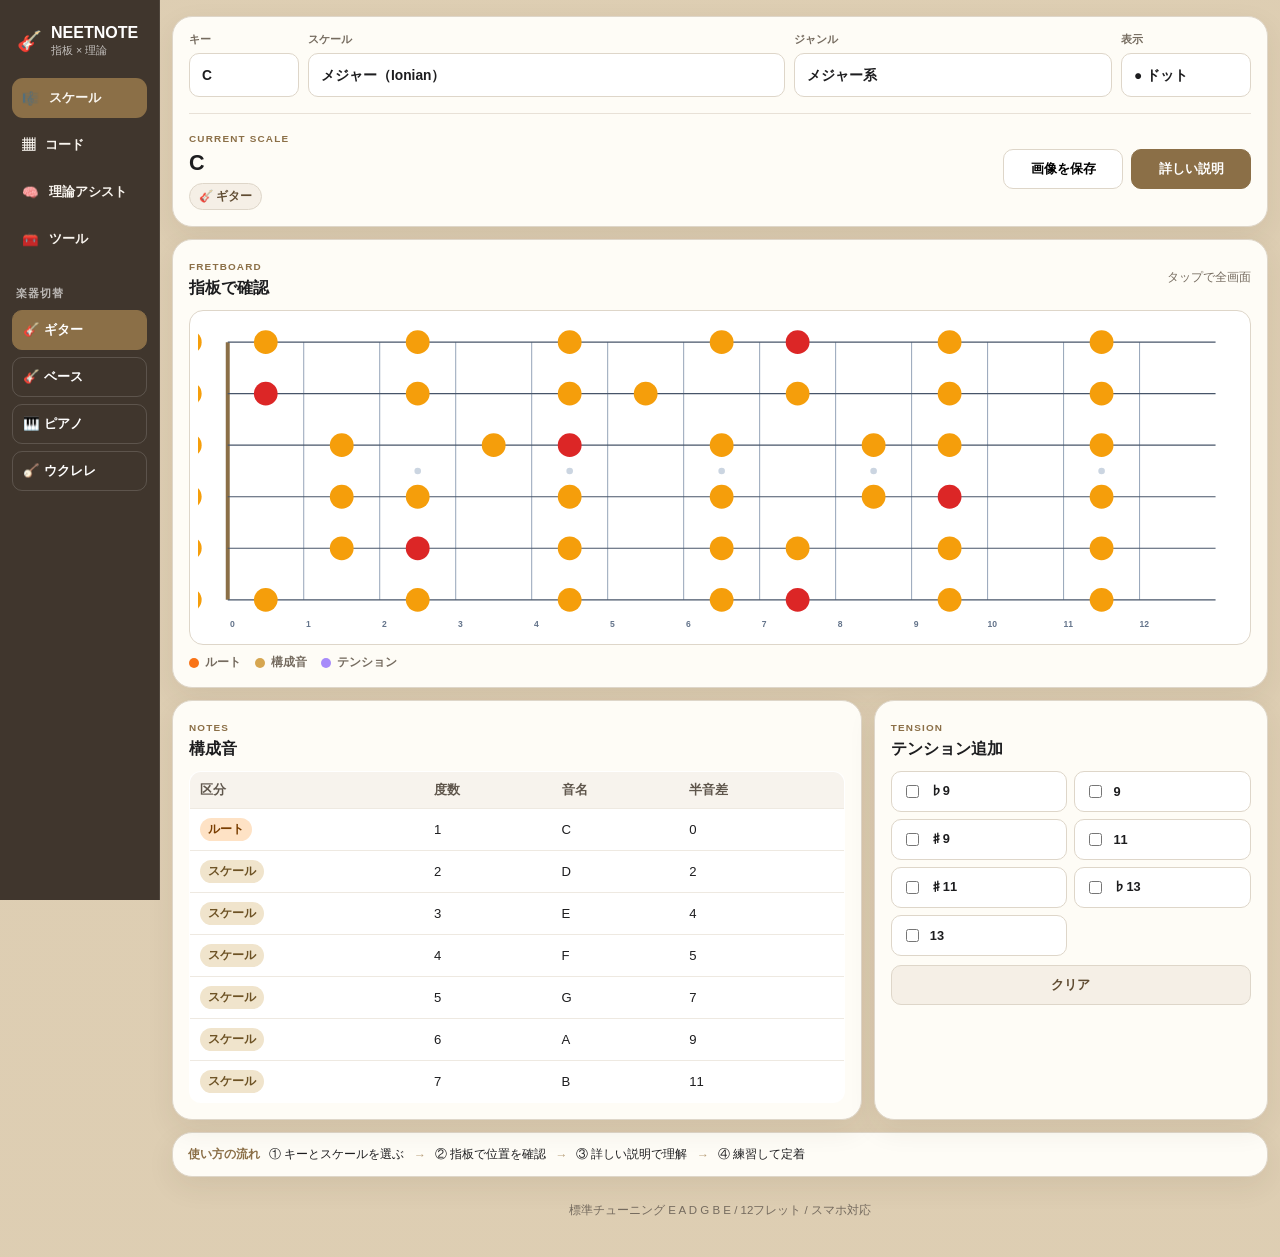
<file: index.html>
<!DOCTYPE html>
<html lang="ja"><head><meta charset="UTF-8"><meta name="viewport" content="width=device-width,initial-scale=1,viewport-fit=cover"><meta name="theme-color" content="#d9c7a8"><title>スケール指板ビューア</title><link rel="stylesheet" href="style.css?v=24"><style>@media(max-width:620px){body{background:#e6d8c1!important;padding-bottom:78px!important;overflow-x:hidden!important}.side-rail{display:none!important}.workspace{width:100%!important;margin:0!important;padding:8px 8px 22px!important;overflow:hidden!important}.top-card{padding:10px!important;border-radius:16px!important}.mobile-page-head{display:flex!important;align-items:center!important;justify-content:space-between!important;margin:0 0 8px!important}.mobile-page-head div{display:flex!important;align-items:baseline!important;gap:7px!important}.mobile-page-head .eyebrow{font-size:.52rem!important}.mobile-page-head b{font-size:.9rem!important}.mobile-page-head button{min-height:36px!important;padding:7px 10px!important;font-size:.74rem!important}.top-row{display:grid!important;grid-template-columns:88px minmax(0,1fr)!important;gap:7px!important}.top-row label{display:grid!important;gap:4px!important;font-size:.58rem!important;min-width:0!important}.top-row label:nth-child(1){grid-column:1}.top-row label:nth-child(2){grid-column:2}.top-row label:nth-child(3){grid-column:1}.top-row label:nth-child(4){grid-column:2}.top-row select{width:100%!important;min-width:0!important;height:40px!important;min-height:40px!important;border-radius:10px!important;padding:0 7px!important;font-size:.76rem!important;text-overflow:ellipsis!important}.title-row{display:flex!important;align-items:center!important;justify-content:space-between!important;gap:8px!important;margin-top:8px!important;padding-top:8px!important}.title-row>div:first-child{min-width:0!important}.title-row .eyebrow{display:none!important}.title-row h1{margin:0!important;font-size:.96rem!important;white-space:nowrap!important;overflow:hidden!important;text-overflow:ellipsis!important}.instrument-badge{margin-top:4px!important;font-size:.6rem!important;padding:3px 6px!important}.hero-actions{display:flex!important;gap:5px!important;width:auto!important;flex:0 0 auto!important}.hero-actions button{width:40px!important;min-width:40px!important;height:40px!important;min-height:40px!important;padding:0!important;font-size:0!important}.hero-actions #downloadBtn:after{content:'⇩';font-size:1rem}.hero-actions #theoryBtn:after{content:'📖';font-size:.95rem}.fret-card{margin-top:8px!important;padding:9px!important;border-radius:16px!important}.section-head{margin-bottom:6px!important}.section-head .eyebrow{display:none!important}.section-head h2{margin:0!important;font-size:.88rem!important}.fret-card .hint{font-size:0!important}.fret-card .hint:after{content:'タップで拡大';font-size:.58rem!important;color:#857565!important}#fretboardWrapper{width:100%!important;margin:0!important;padding:4px!important;border-radius:10px!important;overflow:hidden!important;min-height:0!important}#fretboard{display:block!important;width:100%!important;max-width:100%!important;min-width:0!important;height:auto!important;margin:0 auto!important;border-radius:8px!important}.legend{justify-content:center!important;gap:8px!important;margin-top:6px!important;font-size:.6rem!important}.lower-grid{display:grid!important;grid-template-columns:1fr!important;gap:8px!important;margin-top:8px!important}.info-card{padding:9px!important;border-radius:15px!important;min-width:0!important}#scaleTable{width:100%!important;overflow:hidden!important}.table{width:100%!important;min-width:0!important;table-layout:fixed!important}.table th,.table td{padding:6px 3px!important;font-size:.62rem!important;white-space:normal!important;text-align:center!important;word-break:keep-all!important}.table th:nth-child(1),.table td:nth-child(1){width:28%!important}.table th:nth-child(2),.table td:nth-child(2){width:20%!important}.table th:nth-child(3),.table td:nth-child(3){width:25%!important}.table th:nth-child(4),.table td:nth-child(4){width:27%!important}.badge{font-size:.54rem!important;padding:2px 4px!important}.tension-list{display:grid!important;grid-template-columns:repeat(4,minmax(0,1fr))!important;gap:5px!important;overflow:visible!important}.tension-list label{min-width:0!important;padding:8px 3px!important;font-size:.66rem!important;justify-content:center!important}.clear-btn{min-height:38px!important;margin-top:6px!important;padding:7px!important;font-size:.7rem!important}.flow-card{display:none!important}.mobile-bottom-nav{display:grid!important;left:8px!important;right:8px!important;bottom:max(6px,env(safe-area-inset-bottom))!important;padding:4px!important;border-radius:15px!important}.mobile-bottom-nav a,.mobile-bottom-nav button{min-height:44px!important;font-size:.88rem!important}.mobile-bottom-nav span{font-size:.52rem!important}footer{font-size:.58rem!important;padding:6px 0 0!important}}@media(max-width:380px){.top-row{grid-template-columns:78px minmax(0,1fr)!important}.top-row select{font-size:.7rem!important}.table th,.table td{font-size:.57rem!important;padding:5px 2px!important}.tension-list{grid-template-columns:repeat(3,minmax(0,1fr))!important}}</style></head><body>
<div class="app-shell">
  <aside class="side-rail">
    <a class="brand" href="https://akito0802.github.io/NEET-note/home.html"><span class="brand-icon">🎸</span><span><b>NEETNOTE</b><small>指板 × 理論</small></span></a>
    <nav class="side-nav"><a class="active" href="./">🎼 <span>スケール</span></a><a href="https://akito0802.github.io/Cordhyo-/index.html">▦ <span>コード</span></a><a href="https://akito0802.github.io/NEET-note/theory-assist.html">🧠 <span>理論アシスト</span></a><a href="https://akito0802.github.io/NEET-note/tools.html">🧰 <span>ツール</span></a></nav>
    <div class="instrument-switch-title">楽器切替</div><div class="instrument-switch" id="instrumentQuickSwitch"><button data-inst="guitar" class="active">🎸 ギター</button><button data-inst="bass">🎸 ベース</button><button data-inst="piano">🎹 ピアノ</button><button data-inst="ukulele">🪕 ウクレレ</button></div>
  </aside>
  <main class="workspace">
    <section class="top-card">
      <div class="mobile-page-head"><div><span class="eyebrow">NEETNOTE</span><b>指板 × 理論</b></div><button id="mobileInstrumentBtn" type="button">🎸 楽器</button></div>
      <div class="top-row"><label>キー<select id="keySelect"></select></label><label class="scale-field">スケール<select id="scaleSelect"></select></label><label>ジャンル<select id="genreSelect"></select></label><label>表示<select id="displayMode"><option value="dots">● ドット</option><option value="notes">♪ 音名</option><option value="degrees">度数</option></select></label><select id="instrumentSelect" class="hidden-select"><option value="guitar">ギター</option><option value="bass">ベース</option><option value="ukulele">ウクレレ</option><option value="piano">ピアノ</option></select></div>
      <div class="title-row"><div><span class="eyebrow">CURRENT SCALE</span><h1 id="scaleHeroTitle">C メジャー（Ionian）</h1><div id="instrumentBadge" class="instrument-badge"></div></div><div class="hero-actions"><button id="downloadBtn" aria-label="画像を保存">画像を保存</button><button id="theoryBtn" aria-label="詳しい説明">詳しい説明</button></div></div>
    </section>
    <section class="fret-card" id="fretSection"><div class="section-head"><div><span class="eyebrow">FRETBOARD</span><h2>指板で確認</h2></div><span class="hint">タップで全画面</span></div><div id="fretboardWrapper"><svg id="fretboard" viewBox="0 0 1580 480" aria-label="指板を読み込み中"></svg></div><div class="legend"><span><i class="dot root"></i>ルート</span><span><i class="dot note"></i>構成音</span><span><i class="dot tension"></i>テンション</span></div></section>
    <section class="lower-grid" id="notesSection"><section id="tableSection" class="info-card"><div class="section-head"><div><span class="eyebrow">NOTES</span><h2>構成音</h2></div></div><div id="scaleTable"></div></section><section class="info-card" id="tensionSection"><div class="section-head"><div><span class="eyebrow">TENSION</span><h2>テンション追加</h2></div></div><div class="tension-list"><label><input type="checkbox" class="tension" value="b9">♭9</label><label><input type="checkbox" class="tension" value="9">9</label><label><input type="checkbox" class="tension" value="#9">♯9</label><label><input type="checkbox" class="tension" value="11">11</label><label><input type="checkbox" class="tension" value="#11">♯11</label><label><input type="checkbox" class="tension" value="b13">♭13</label><label><input type="checkbox" class="tension" value="13">13</label></div><button id="tensionClearBtn" class="clear-btn">クリア</button></section></section>
    <section class="flow-card"><b>使い方の流れ</b><span>① キーとスケールを選ぶ</span><em>→</em><span>② 指板で位置を確認</span><em>→</em><span>③ 詳しい説明で理解</span><em>→</em><span>④ 練習して定着</span></section><footer><p id="instrumentInfo"></p></footer>
  </main>
</div>
<nav class="mobile-bottom-nav" aria-label="スマホ用ナビ"><a href="#fretSection">🎸<span>指板</span></a><a href="#notesSection">🎼<span>構成音</span></a><a href="#tensionSection">＋<span>テンション</span></a><button id="mobileTheoryBtn" type="button">📖<span>解説</span></button></nav>
<div id="mobileInstrumentSheet" class="mobile-sheet" hidden><button class="sheet-bg" aria-label="閉じる"></button><div class="sheet-panel"><div class="sheet-handle"></div><h3>楽器を選ぶ</h3><button data-mobile-inst="guitar">🎸 ギター</button><button data-mobile-inst="bass">🎸 ベース</button><button data-mobile-inst="piano">🎹 ピアノ</button><button data-mobile-inst="ukulele">🪕 ウクレレ</button></div></div>
<div id="zoomOverlay" hidden><div id="zoomStage"></div><div id="zoomInfoLabel"></div></div><div id="theoryModal" hidden><div class="theory-dialog"><div class="theory-header"><h3>スケールの説明</h3><button id="theoryClose" type="button">×</button></div><div id="theoryBody" class="theory-body"></div></div></div>
<script src="script.js?v=20"></script><script>const qs=s=>document.querySelector(s);function syncHero(){const k=qs('#keySelect')?.value||'C',s=qs('#scaleSelect')?.value||'';qs('#scaleHeroTitle').textContent=`${k} ${s}`;document.querySelectorAll('[data-inst]').forEach(b=>b.classList.toggle('active',b.dataset.inst===qs('#instrumentSelect').value))}['keySelect','scaleSelect','genreSelect','instrumentSelect'].forEach(id=>qs('#'+id)?.addEventListener('change',()=>setTimeout(syncHero,0)));document.querySelectorAll('[data-inst]').forEach(b=>b.addEventListener('click',()=>{qs('#instrumentSelect').value=b.dataset.inst;qs('#instrumentSelect').dispatchEvent(new Event('change',{bubbles:true}))}));const openGuide=()=>location.href='scale-guide.html?scale='+encodeURIComponent(qs('#scaleSelect').value)+'&key='+encodeURIComponent(qs('#keySelect').value);qs('#theoryBtn').addEventListener('click',e=>{e.preventDefault();e.stopImmediatePropagation();openGuide()},true);qs('#mobileTheoryBtn').onclick=openGuide;const sheet=qs('#mobileInstrumentSheet');qs('#mobileInstrumentBtn').onclick=()=>sheet.hidden=false;sheet.querySelector('.sheet-bg').onclick=()=>sheet.hidden=true;sheet.querySelectorAll('[data-mobile-inst]').forEach(b=>b.onclick=()=>{qs('#instrumentSelect').value=b.dataset.mobileInst;qs('#instrumentSelect').dispatchEvent(new Event('change',{bubbles:true}));sheet.hidden=true});setTimeout(syncHero,0);</script><script src="neet-menu-restore.js?v=20260817-3"></script>




<script src="https://akito0802.github.io/NEET-note/global-menu-v4.js?v=20260817-6"></script>
</body></html>
</file>
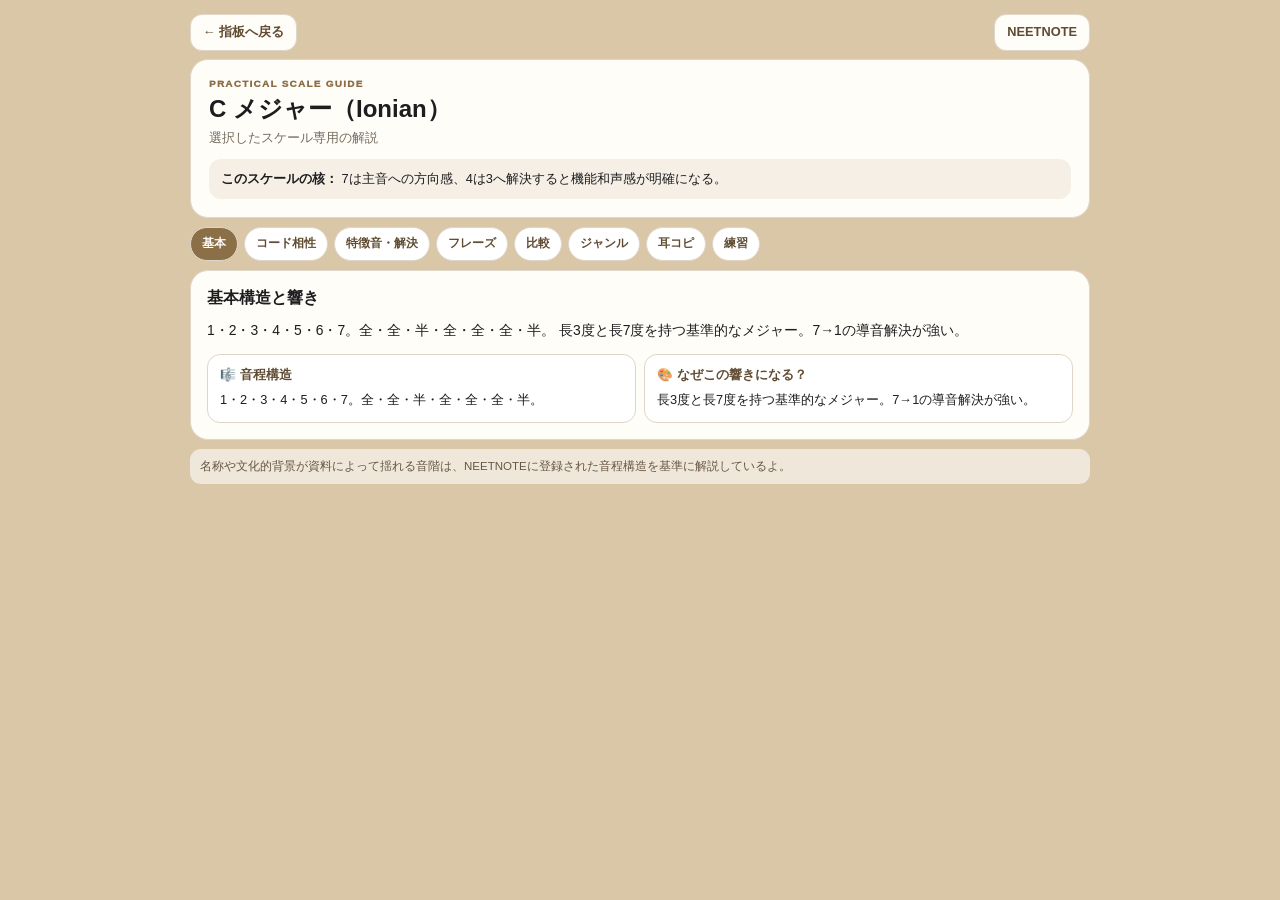
<file: scale-guide.html>
<!doctype html><html lang="ja"><head><meta charset="utf-8"><meta name="viewport" content="width=device-width,initial-scale=1,viewport-fit=cover"><title>スケール実践ガイド | NEET NOTE</title><style>*{box-sizing:border-box}:root{--bg:#d9c7a8;--paper:#fffdf8;--text:#1d1d1f;--accent:#8b6f47;--muted:#756b5f;--border:#ded6c9;--soft:#f5efe6}body{margin:0;background:var(--bg);color:var(--text);font-family:-apple-system,BlinkMacSystemFont,"Hiragino Sans","Yu Gothic",sans-serif}.wrap{width:min(900px,calc(100% - 20px));margin:14px auto 32px}.top{display:flex;justify-content:space-between;margin-bottom:8px}.top a{padding:9px 12px;border:1px solid var(--border);border-radius:12px;background:var(--paper);color:#5f4b31;text-decoration:none;font-weight:850;font-size:.8rem}.hero,.tab{background:var(--paper);border:1px solid var(--border);border-radius:18px}.hero{padding:18px}.eyebrow{font-size:.62rem;font-weight:950;letter-spacing:.13em;color:var(--accent)}h1{margin:4px 0;font-size:1.5rem}.sub{margin:0;color:var(--muted);font-size:.82rem}.heroFeature{margin-top:12px;padding:10px 12px;background:var(--soft);border-radius:12px;font-size:.8rem;line-height:1.6}.nav{display:flex;gap:6px;overflow-x:auto;padding:9px 0;scrollbar-width:none}.nav button{flex:none;padding:8px 11px;border:1px solid var(--border);border-radius:999px;background:#fff;color:#5f4b31;font-weight:850;font-size:.74rem}.nav button.on{background:var(--accent);color:#fff}.tab{padding:16px}.tab h2{margin:0 0 9px;font-size:1.02rem}.lead{margin:0;line-height:1.8;font-size:.87rem}.grid{display:grid;grid-template-columns:1fr 1fr;gap:8px;margin-top:10px}.box{padding:12px;border:1px solid var(--border);border-radius:13px;background:#fff}.box b{display:block;margin-bottom:5px;color:#5f4b31;font-size:.79rem}.box p{margin:0;font-size:.8rem;line-height:1.65}.phrase{font-family:ui-monospace,SFMono-Regular,Menlo,monospace;background:#2c2925;color:#fff;padding:10px;border-radius:10px;font-size:.78rem;line-height:1.6}.hidden{display:none}.note{margin-top:9px;padding:10px;background:#efe7da;border-radius:11px;font-size:.72rem;color:#675744}@media(max-width:600px){.wrap{width:100%;margin:0;padding:7px}.grid{grid-template-columns:1fr}.nav{position:sticky;top:0;background:var(--bg);z-index:5}.hero,.tab{border-radius:15px}.tab{padding:13px}}</style></head><body><main class="wrap"><div class="top"><a href="./">← 指板へ戻る</a><a href="https://akito0802.github.io/NEET-note/home.html">NEETNOTE</a></div><article class="hero"><div class="eyebrow">PRACTICAL SCALE GUIDE</div><h1 id="title"></h1><p class="sub">選択したスケール専用の解説</p><div class="heroFeature"><b>このスケールの核：</b> <span id="heroFeature"></span></div></article><nav class="nav"><button class="on" data-tab="basic">基本</button><button data-tab="chords">コード相性</button><button data-tab="tones">特徴音・解決</button><button data-tab="phrases">フレーズ</button><button data-tab="compare">比較</button><button data-tab="genre">ジャンル</button><button data-tab="ear">耳コピ</button><button data-tab="practice">練習</button></nav><section id="basic" class="tab"><h2>基本構造と響き</h2><p class="lead" id="basicLead"></p><div class="grid"><div class="box"><b>🎼 音程構造</b><p id="structure"></p></div><div class="box"><b>🎨 なぜこの響きになる？</b><p id="sound"></p></div></div></section><section id="chords" class="tab hidden"><h2>このスケールとコード</h2><p class="lead" id="chordsLead"></p><div class="grid"><div class="box"><b>🎹 相性の良いコード</b><p id="chordsText"></p></div><div class="box"><b>💡 弾くときの考え方</b><p id="chordHow"></p></div></div></section><section id="tones" class="tab hidden"><h2>特徴音と解決</h2><p class="lead" id="character"></p><div class="grid"><div class="box"><b>🎯 Character Note</b><p id="character2"></p></div><div class="box"><b>➡️ 解決例</b><p id="resolution"></p></div><div class="box"><b>⚠️ 濁りへの考え方</b><p>コードトーンの半音上などは保持すると強く濁る場合がある。ただし絶対的な禁止音ではなく、経過音・装飾音・解決を含めて扱いを決める。</p></div><div class="box"><b>👂 確認方法</b><p>同じコードを鳴らし、特徴音を「短く通過→長く保持→解決」の順で試す。</p></div></div></section><section id="phrases" class="tab hidden"><h2>このスケール専用フレーズ</h2><p class="lead">数字は度数。キーを変えても同じ関係のまま移調できる。</p><div class="grid"><div class="box"><b>🎵 専用フレーズ</b><div class="phrase" id="phrase"></div></div><div class="box"><b>🧠 意識する音</b><p id="phraseHow"></p></div></div></section><section id="compare" class="tab hidden"><h2>似たスケールとの違い</h2><p class="lead" id="compareText"></p><div class="grid"><div class="box"><b>🔍 比較練習</b><p id="compareHow"></p></div><div class="box"><b>ポイント</b><p>違う度数だけを交互に鳴らし、音色差を耳で覚える。</p></div></div></section><section id="genre" class="tab hidden"><h2>どんな音楽で使う？</h2><p class="lead" id="genreText"></p><div class="grid"><div class="box"><b>🎸 実践</b><p id="genreHow"></p></div><div class="box"><b>🎨 響き</b><p id="genreSound"></p></div></div></section><section id="ear" class="tab hidden"><h2>耳コピ・聴き分け</h2><p class="lead" id="earText"></p><div class="grid"><div class="box"><b>STEP 1</b><p>主音を探し、そこを基準に度数を聞く。</p></div><div class="box"><b>STEP 2｜このスケールの判別点</b><p id="earStep"></p></div><div class="box"><b>STEP 3</b><p id="earCompare"></p></div><div class="box"><b>STEP 4</b><p>コードの3度・7度と照らして役割を確認する。</p></div></div></section><section id="practice" class="tab hidden"><h2>このスケール専用練習</h2><p class="lead" id="practiceText"></p><div class="grid"><div class="box"><b>LEVEL 1｜音</b><p id="lv1"></p></div><div class="box"><b>LEVEL 2｜特徴音</b><p id="lv2"></p></div><div class="box"><b>LEVEL 3｜コード</b><p id="lv3"></p></div><div class="box"><b>LEVEL 4｜即興</b><p id="lv4"></p></div></div></section><div class="note">名称や文化的背景が資料によって揺れる音階は、NEETNOTEに登録された音程構造を基準に解説しているよ。</div></main><script src="scale-guide-data.js?v=5"></script><script src="scale-guide-data-extra.js?v=1"></script><script>const $=s=>document.querySelector(s),q=new URLSearchParams(location.search),scale=q.get('scale')||'メジャー（Ionian）',key=q.get('key')||'C',d=window.getScaleGuide(scale);$('#title').textContent=key+' '+scale;$('#heroFeature').textContent=d.character;$('#basicLead').textContent=d.structure+' '+d.sound;$('#structure').textContent=d.structure;$('#sound').textContent=d.sound;$('#chordsLead').textContent=d.chords;$('#chordsText').textContent=d.chords;$('#chordHow').textContent=d.resolution+' を意識し、コードトーンを着地点にする。';$('#character').textContent=d.character+' '+d.resolution;$('#character2').textContent=d.character;$('#resolution').textContent=d.resolution;$('#phrase').textContent=d.phrase;$('#phraseHow').textContent=d.character+' をフレーズの頂点・長い音・強拍のどこに置くか比較する。';$('#compareText').textContent=d.compare;$('#compareHow').textContent=d.compare+' 同じ'+key+'を主音に固定して違う音だけ交互に弾く。';$('#genreText').textContent=d.genre;$('#genreHow').textContent=d.practice;$('#genreSound').textContent=d.sound;$('#earText').textContent=d.ear;$('#earStep').textContent=d.ear;$('#earCompare').textContent=d.compare;$('#practiceText').textContent=d.practice;$('#lv1').textContent=d.structure+' を声に出しながら1オクターブ弾く。';$('#lv2').textContent=d.character+' を全ポジションで探して長く伸ばす。';$('#lv3').textContent=d.chords+' をループし、'+d.resolution+' を試す。';$('#lv4').textContent=d.phrase+' を素材にリズムと終止音を変えて4種類作る。';document.querySelectorAll('[data-tab]').forEach(b=>b.onclick=()=>{document.querySelectorAll('[data-tab]').forEach(x=>x.classList.remove('on'));b.classList.add('on');document.querySelectorAll('.tab').forEach(x=>x.classList.add('hidden'));$('#'+b.dataset.tab).classList.remove('hidden')});</script>



<script src="https://akito0802.github.io/NEET-note/global-menu-v4.js?v=20260817-6"></script>
</body></html>
</file>
<file: style.css>
*{box-sizing:border-box}:root{--bg:#d9c7a8;--paper:#fffdf8;--panel:#fff;--text:#1d1d1f;--accent:#8b6f47;--accent2:#b9a17d;--muted:#756b5f;--line:#e8e1d7;--border:#ded6c9;--soft:#f5efe6;--shadow:0 10px 28px rgba(70,50,25,.08);--root:#f97316;--note:#d6a650;--tension:#a78bfa}html{scroll-behavior:smooth}html,body{min-height:100%}body{margin:0;background:linear-gradient(rgba(255,255,255,.12),rgba(255,255,255,.12)),var(--bg);color:var(--text);font-family:-apple-system,BlinkMacSystemFont,"SF Pro Display","Helvetica Neue","Hiragino Sans","Yu Gothic",sans-serif}.app-shell{display:grid;grid-template-columns:160px minmax(0,1fr);min-height:100vh}.side-rail{position:sticky;top:0;height:100vh;padding:20px 12px;background:#40362d;color:#fff;border-right:1px solid rgba(255,255,255,.08)}.brand{display:flex;gap:9px;align-items:center;color:#fff;text-decoration:none;padding:4px 5px 20px}.brand-icon{font-size:1.25rem}.brand b,.brand small{display:block}.brand small{font-size:.67rem;opacity:.68;margin-top:2px}.side-nav{display:grid;gap:7px}.side-nav a{display:flex;gap:10px;align-items:center;padding:11px 10px;border-radius:11px;color:#f9f5ef;text-decoration:none;font-size:.83rem;font-weight:800}.side-nav a.active,.side-nav a:hover{background:#8b6f47}.instrument-switch-title{margin:28px 4px 9px;font-size:.67rem;font-weight:900;letter-spacing:.08em;opacity:.66}.instrument-switch{display:grid;gap:7px}.instrument-switch button{border:1px solid rgba(255,255,255,.15);background:transparent;color:#fff;border-radius:10px;padding:10px;text-align:left;font-weight:800}.instrument-switch button.active{background:#8b6f47;border-color:#8b6f47}.workspace{width:min(1120px,calc(100% - 24px));margin:16px auto 28px}.top-card,.fret-card,.info-card,.flow-card{background:rgba(255,253,248,.98);border:1px solid var(--border);border-radius:20px;box-shadow:var(--shadow)}.top-card{padding:16px}.mobile-page-head{display:none}.top-row{display:grid;grid-template-columns:110px minmax(240px,1.5fr) minmax(160px,1fr) 130px;gap:9px}.top-row label{display:grid;gap:6px;font-size:.68rem;color:var(--muted);font-weight:900}.top-row select{appearance:none;width:100%;min-height:44px;border:1px solid var(--border);border-radius:10px;background:#fff;color:var(--text);padding:0 12px;font-size:.86rem;font-weight:800}.hidden-select{display:none}.title-row{display:flex;align-items:center;justify-content:space-between;gap:14px;margin-top:16px;padding-top:14px;border-top:1px solid var(--line)}.eyebrow{font-size:.62rem;letter-spacing:.12em;color:var(--accent);font-weight:900}.title-row h1,.section-head h2{margin:4px 0 0}.title-row h1{font-size:1.35rem}.instrument-badge{display:inline-flex;margin-top:7px;padding:5px 9px;border-radius:999px;background:var(--soft);border:1px solid var(--border);font-size:.72rem;font-weight:800;color:#5f4b31}.hero-actions{display:flex;gap:8px}.hero-actions button{width:auto;min-width:120px;border:1px solid var(--border);border-radius:10px;padding:10px 12px;background:#fff;font-weight:850}.hero-actions #theoryBtn{background:var(--accent);color:#fff;border-color:var(--accent)}.fret-card{margin-top:12px;padding:16px}.section-head{display:flex;align-items:center;justify-content:space-between;gap:12px;margin-bottom:11px}.section-head h2{font-size:1rem}.hint{font-size:.72rem;color:var(--muted)}#fretboardWrapper{overflow-x:auto;border:1px solid var(--border);border-radius:14px;background:#fff;padding:8px;min-height:240px}#fretboard{display:block;width:100%;height:auto;min-width:760px;background:#fff;border-radius:10px}.legend{display:flex;gap:14px;flex-wrap:wrap;margin-top:10px;font-size:.74rem;color:var(--muted);font-weight:800}.legend span{display:flex;align-items:center;gap:6px}.dot{width:10px;height:10px;border-radius:50%;display:inline-block}.dot.root{background:var(--root)}.dot.note{background:var(--note)}.dot.tension{background:var(--tension)}.lower-grid{display:grid;grid-template-columns:1.4fr .8fr;gap:12px;margin-top:12px}.info-card{padding:16px}#scaleTable{overflow-x:auto}.table{width:100%;border-collapse:collapse;background:#fff;border:1px solid var(--border);border-radius:12px;overflow:hidden}.table th,.table td{padding:9px 10px;border-bottom:1px solid #eee9e1;font-size:.82rem;white-space:nowrap}.table th{background:#f7f3ed;color:#5f564c;text-align:left}.badge{display:inline-block;padding:3px 8px;border-radius:999px;font-size:12px;font-weight:800}.badge-root{background:#fee2c5;color:#7a3e00}.badge-scale{background:#f0e4cc;color:#6d5224}.badge-tension{background:#ede9fe;color:#5b21b6}.tension-list{display:grid;grid-template-columns:repeat(2,minmax(0,1fr));gap:7px}.tension-list label{display:flex;align-items:center;gap:8px;padding:10px;border:1px solid var(--border);border-radius:10px;background:#fff;font-size:.8rem;font-weight:800}.tension-list input{accent-color:var(--accent)}.clear-btn{margin-top:9px;width:100%;border:1px solid var(--border);background:var(--soft);padding:10px;border-radius:10px;font-weight:850;color:#5f4b31}.flow-card{display:flex;align-items:center;gap:9px;flex-wrap:wrap;margin-top:12px;padding:13px 15px;font-size:.76rem}.flow-card b{color:var(--accent)}.flow-card em{font-style:normal;color:var(--accent2)}footer{text-align:center;color:var(--muted);font-size:.72rem;padding:14px 0 0}.mobile-bottom-nav,.mobile-sheet{display:none}#zoomOverlay[hidden],#theoryModal[hidden],.mobile-sheet[hidden]{display:none!important}#zoomOverlay{position:fixed;inset:0;z-index:1000;background:#fff;display:flex;align-items:center;justify-content:center}#zoomStage{position:relative;width:100%;height:100%;touch-action:none;background:#fff}#zoomInfoLabel{position:absolute;top:10px;left:50%;transform:translateX(-50%);background:#fff;color:#000;padding:5px 11px;font-size:15px;font-weight:800;border:1px solid #e5e7eb;border-radius:999px}#theoryModal{position:fixed;inset:0;z-index:1200;background:rgba(30,25,20,.45);display:grid;place-items:center;padding:16px}.theory-dialog{width:min(640px,100%);max-height:88vh;overflow:auto;background:var(--paper);border-radius:18px;border:1px solid var(--border);box-shadow:0 20px 50px rgba(0,0,0,.18)}.theory-header{display:flex;align-items:center;justify-content:space-between;padding:14px;border-bottom:1px solid var(--line)}.theory-header h3{margin:0}.theory-header button{width:36px;height:36px;border:1px solid var(--border);border-radius:10px;background:#fff}.theory-body{padding:16px;line-height:1.7}.theory-body .row{margin-bottom:10px}.theory-body .label{display:inline-block;min-width:6em;color:var(--muted);font-weight:800}@media(max-width:900px){.app-shell{grid-template-columns:1fr}.side-rail{position:static;height:auto;display:grid;grid-template-columns:1fr auto;align-items:center;padding:10px 12px}.brand{padding:0}.side-nav{display:flex;overflow-x:auto;grid-column:1/-1;margin-top:8px}.side-nav a{white-space:nowrap}.instrument-switch-title{display:none}.instrument-switch{display:none}.workspace{width:min(100% - 16px,1120px);margin-top:8px}.top-row{grid-template-columns:1fr 1fr}.scale-field{grid-column:1/-1}.lower-grid{grid-template-columns:1fr}}@media(max-width:620px){body{padding-bottom:76px;background:#e5d7bf}.side-rail{display:none}.workspace{width:100%;margin:0;padding:10px 10px 24px}.mobile-page-head{display:flex;align-items:center;justify-content:space-between;margin-bottom:12px}.mobile-page-head div{display:grid}.mobile-page-head b{font-size:1rem}.mobile-page-head button{border:1px solid var(--border);border-radius:999px;background:#fff;padding:9px 12px;font-weight:850;color:#5f4b31}.top-card,.fret-card,.info-card,.flow-card{border-radius:18px;box-shadow:0 6px 18px rgba(70,50,25,.07)}.top-card{padding:12px}.top-row{grid-template-columns:92px 1fr;gap:8px}.top-row label:nth-child(1){grid-column:1/2}.top-row label:nth-child(4){grid-column:2/3}.top-row label:nth-child(2),.top-row label:nth-child(3){grid-column:1/-1}.top-row label{font-size:.64rem}.top-row select{min-height:46px;font-size:.9rem;border-radius:12px}.title-row{align-items:flex-start;flex-direction:column;margin-top:12px;padding-top:12px}.title-row h1{font-size:1.18rem;line-height:1.3}.instrument-badge{font-size:.7rem}.hero-actions{width:100%}.hero-actions button{flex:1;min-width:0;min-height:46px}.fret-card{margin-top:10px;padding:12px}.section-head{align-items:flex-end;margin-bottom:9px}.section-head h2{font-size:1rem}.hint{font-size:.64rem;max-width:50%;text-align:right}#fretboardWrapper{margin:0 -2px;padding:6px;min-height:220px;border-radius:13px;-webkit-overflow-scrolling:touch;scroll-snap-type:x proximity}#fretboard{min-width:900px;scroll-snap-align:start}.legend{gap:10px;font-size:.68rem;margin-top:8px}.lower-grid{gap:10px;margin-top:10px}.info-card{padding:12px}.table th,.table td{padding:8px;font-size:.74rem}.tension-list{display:flex;gap:7px;overflow-x:auto;scrollbar-width:none;padding-bottom:2px}.tension-list::-webkit-scrollbar{display:none}.tension-list label{flex:0 0 auto;min-width:72px;justify-content:center;padding:10px 8px}.clear-btn{min-height:44px}.flow-card{display:none}.mobile-bottom-nav{position:fixed;left:10px;right:10px;bottom:max(8px,env(safe-area-inset-bottom));z-index:900;display:grid;grid-template-columns:repeat(4,1fr);padding:6px;background:rgba(255,253,248,.97);border:1px solid var(--border);border-radius:18px;box-shadow:0 10px 30px rgba(64,54,45,.16);backdrop-filter:blur(12px)}.mobile-bottom-nav a,.mobile-bottom-nav button{display:grid;place-items:center;gap:2px;min-height:50px;border:0;background:transparent;color:#5f4b31;text-decoration:none;font-size:1rem;font-weight:800}.mobile-bottom-nav span{font-size:.61rem}.mobile-bottom-nav button{font-family:inherit}.mobile-sheet{position:fixed;inset:0;z-index:1300;display:block}.sheet-bg{position:absolute;inset:0;width:100%;height:100%;border:0;background:rgba(30,25,20,.48)}.sheet-panel{position:absolute;left:0;right:0;bottom:0;padding:10px 14px calc(14px + env(safe-area-inset-bottom));background:var(--paper);border-radius:24px 24px 0 0;box-shadow:0 -10px 30px rgba(0,0,0,.15)}.sheet-handle{width:42px;height:5px;border-radius:999px;background:#d3c5b3;margin:0 auto 12px}.sheet-panel h3{margin:0 0 10px}.sheet-panel>button{width:100%;margin-top:7px;padding:13px;border:1px solid var(--border);border-radius:13px;background:#fff;text-align:left;font-weight:850}.theory-dialog{align-self:end;border-radius:22px 22px 0 0;max-height:82vh}.theory-header{position:sticky;top:0;background:var(--paper)}footer{padding-bottom:6px}}
</file>
